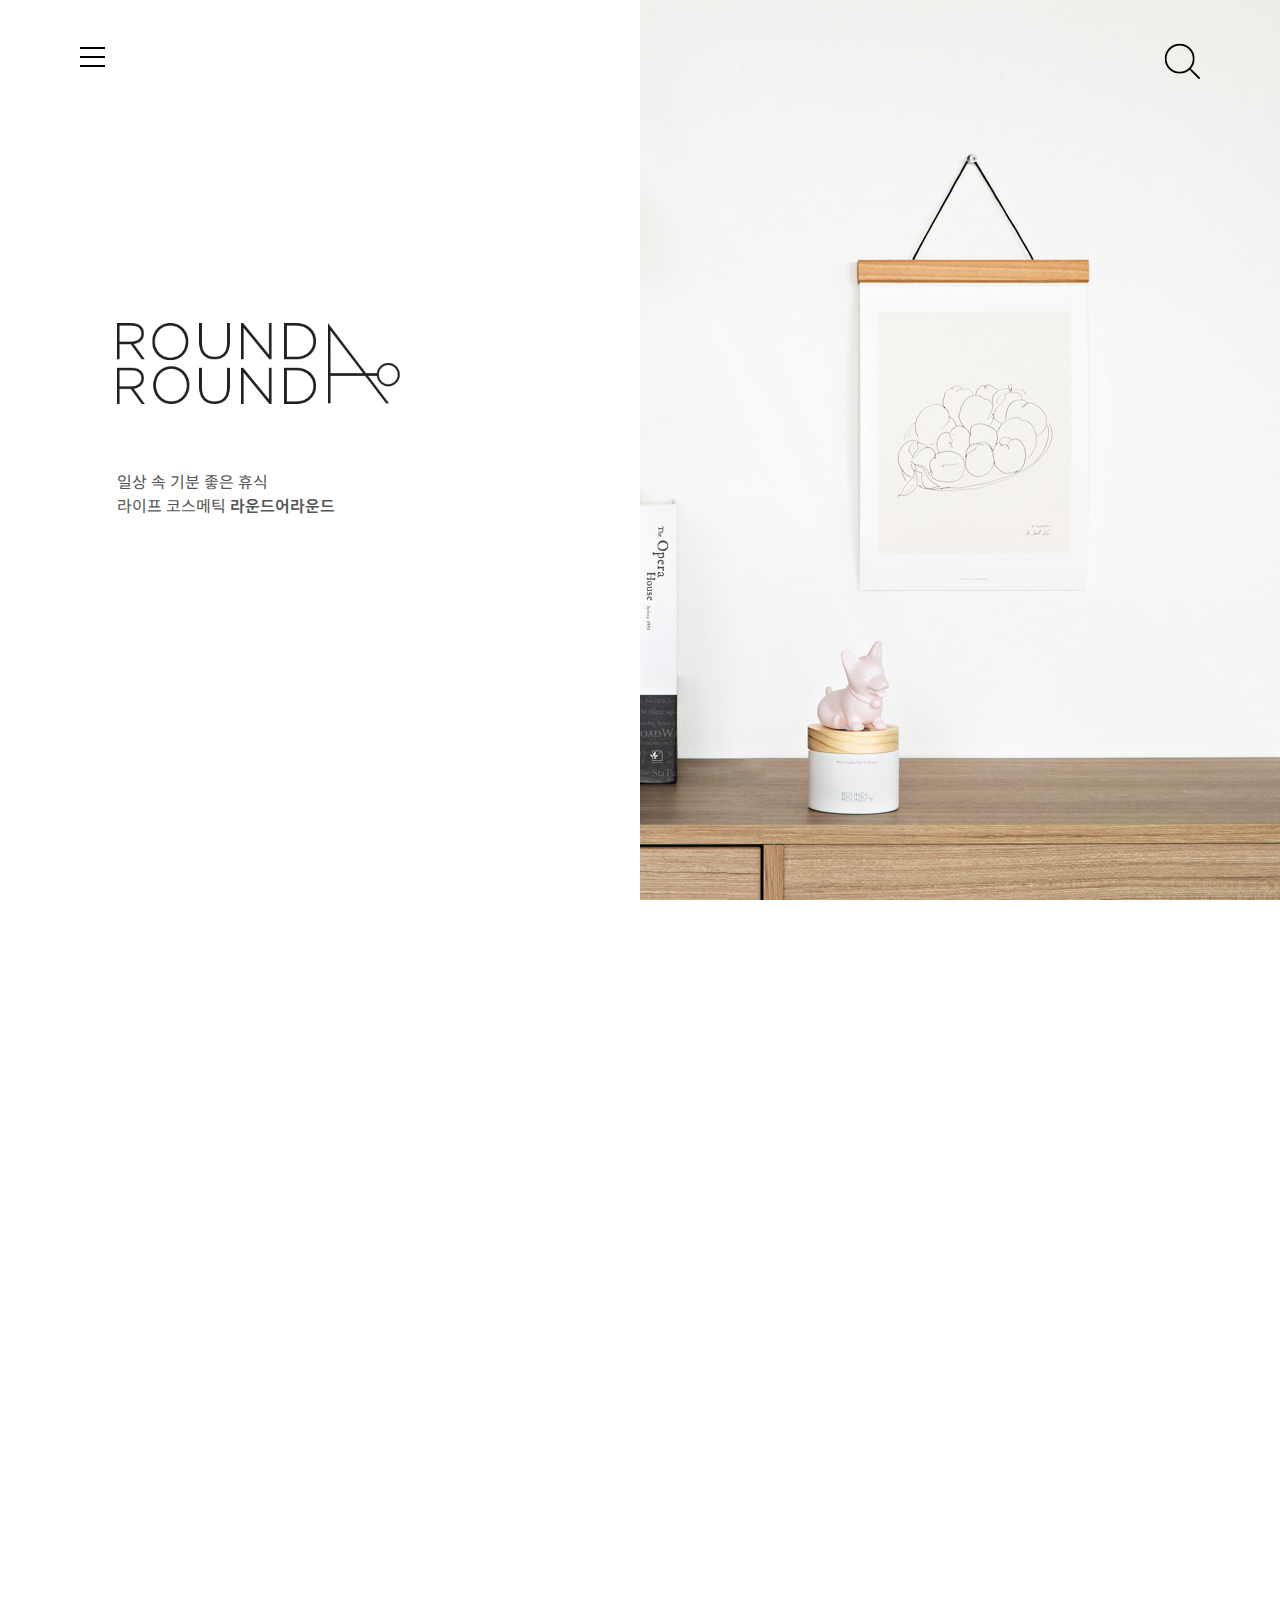
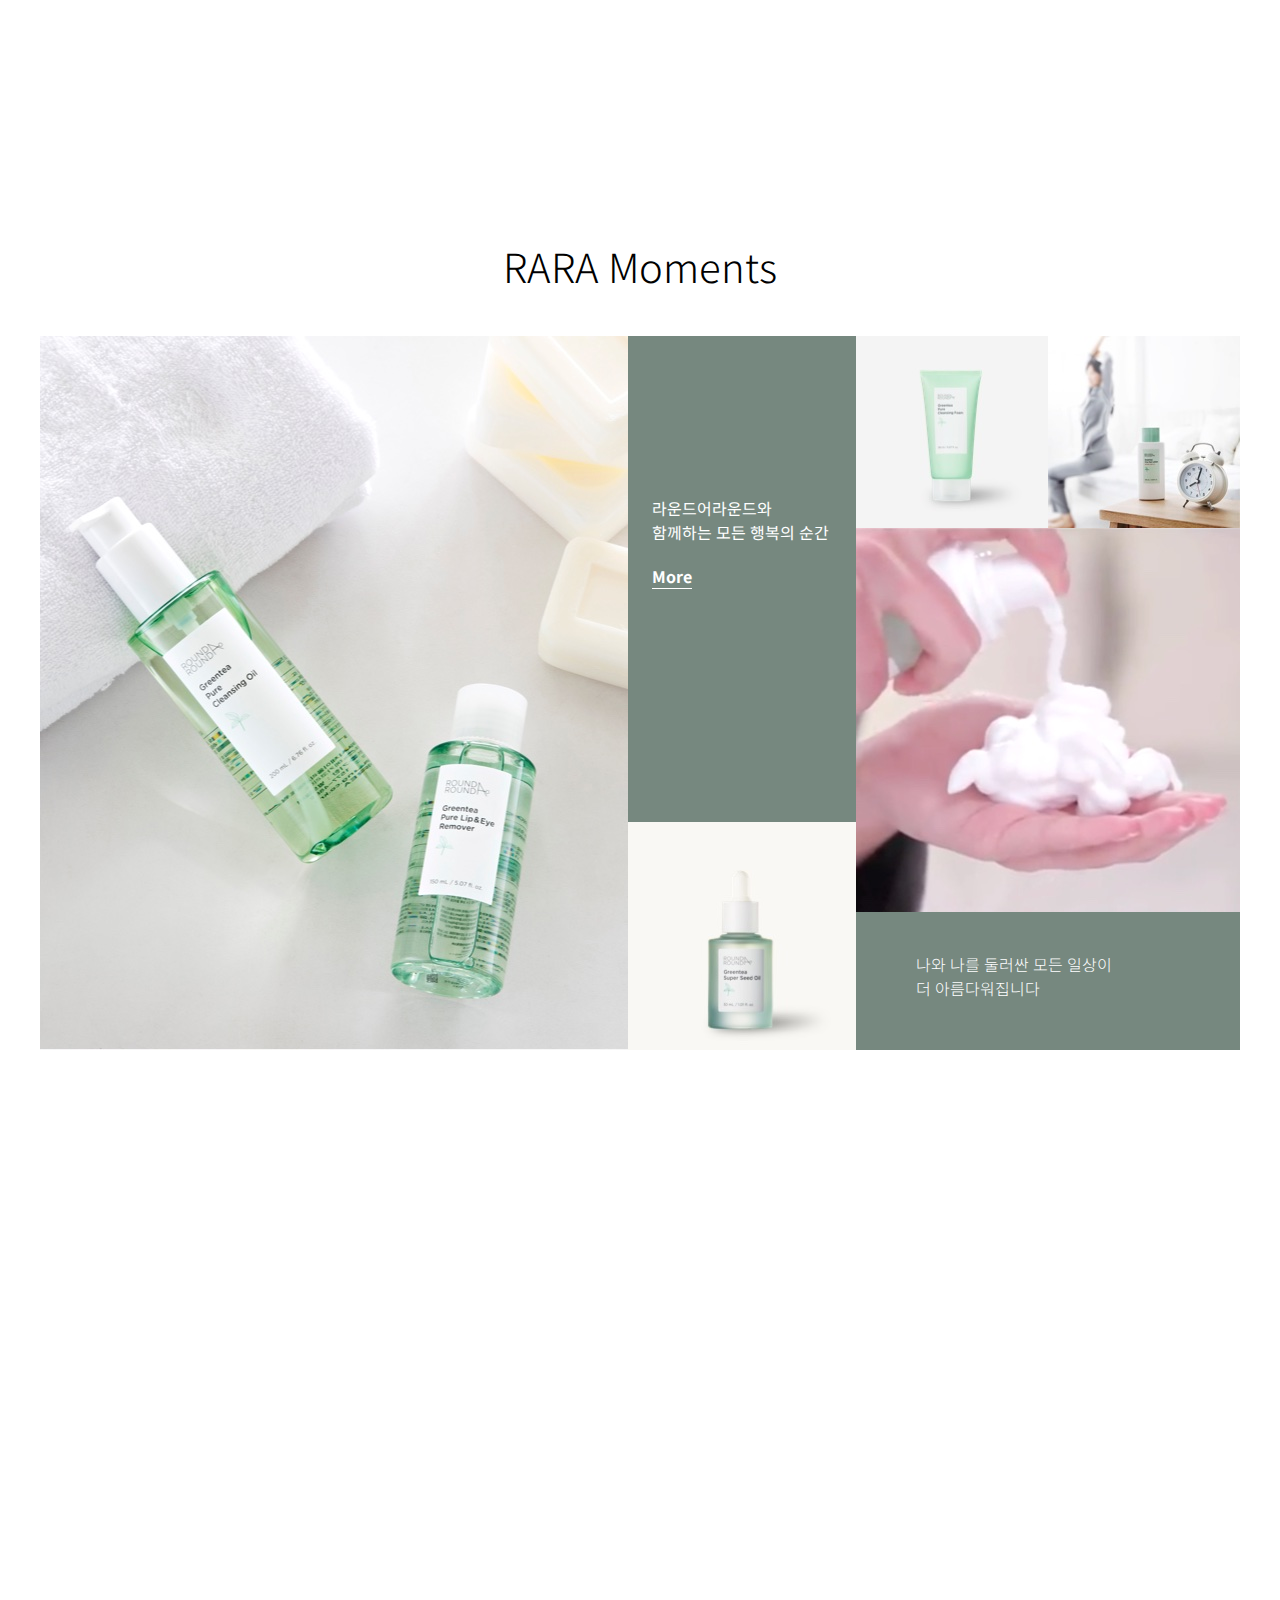
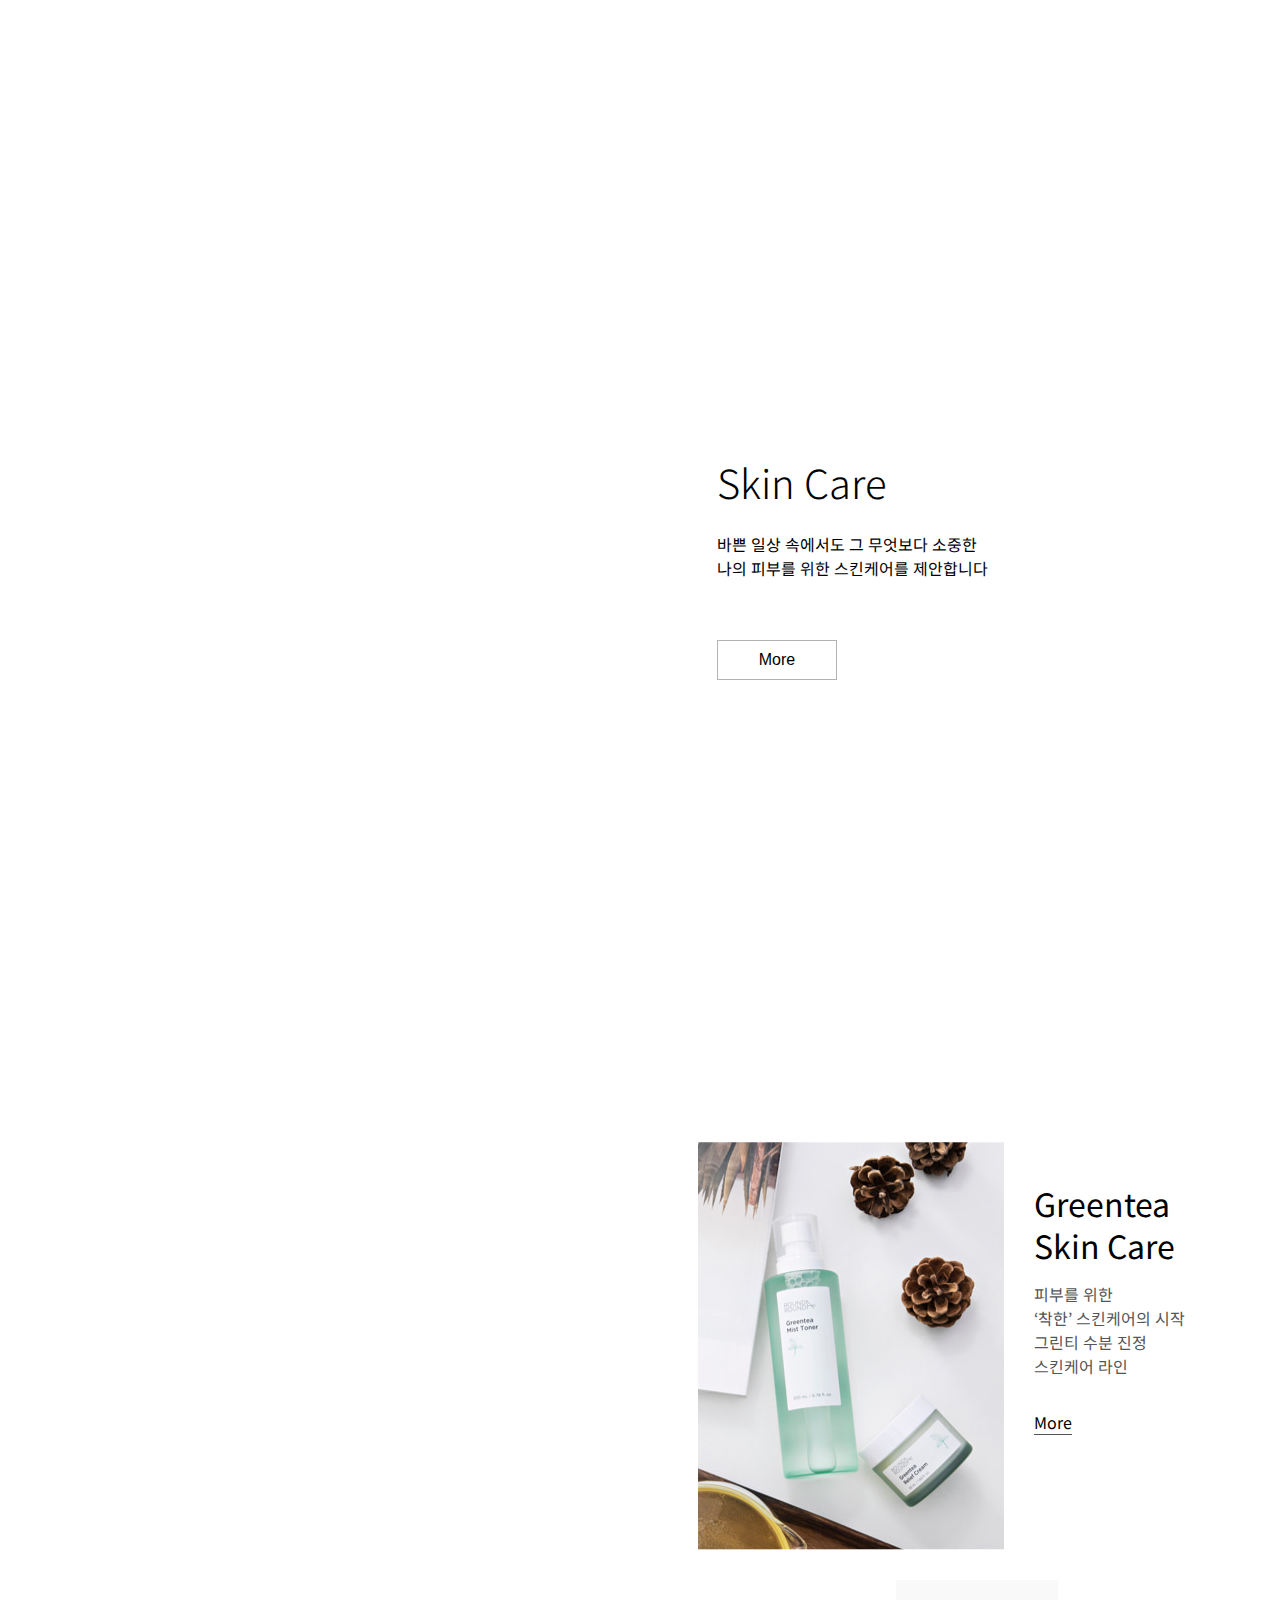
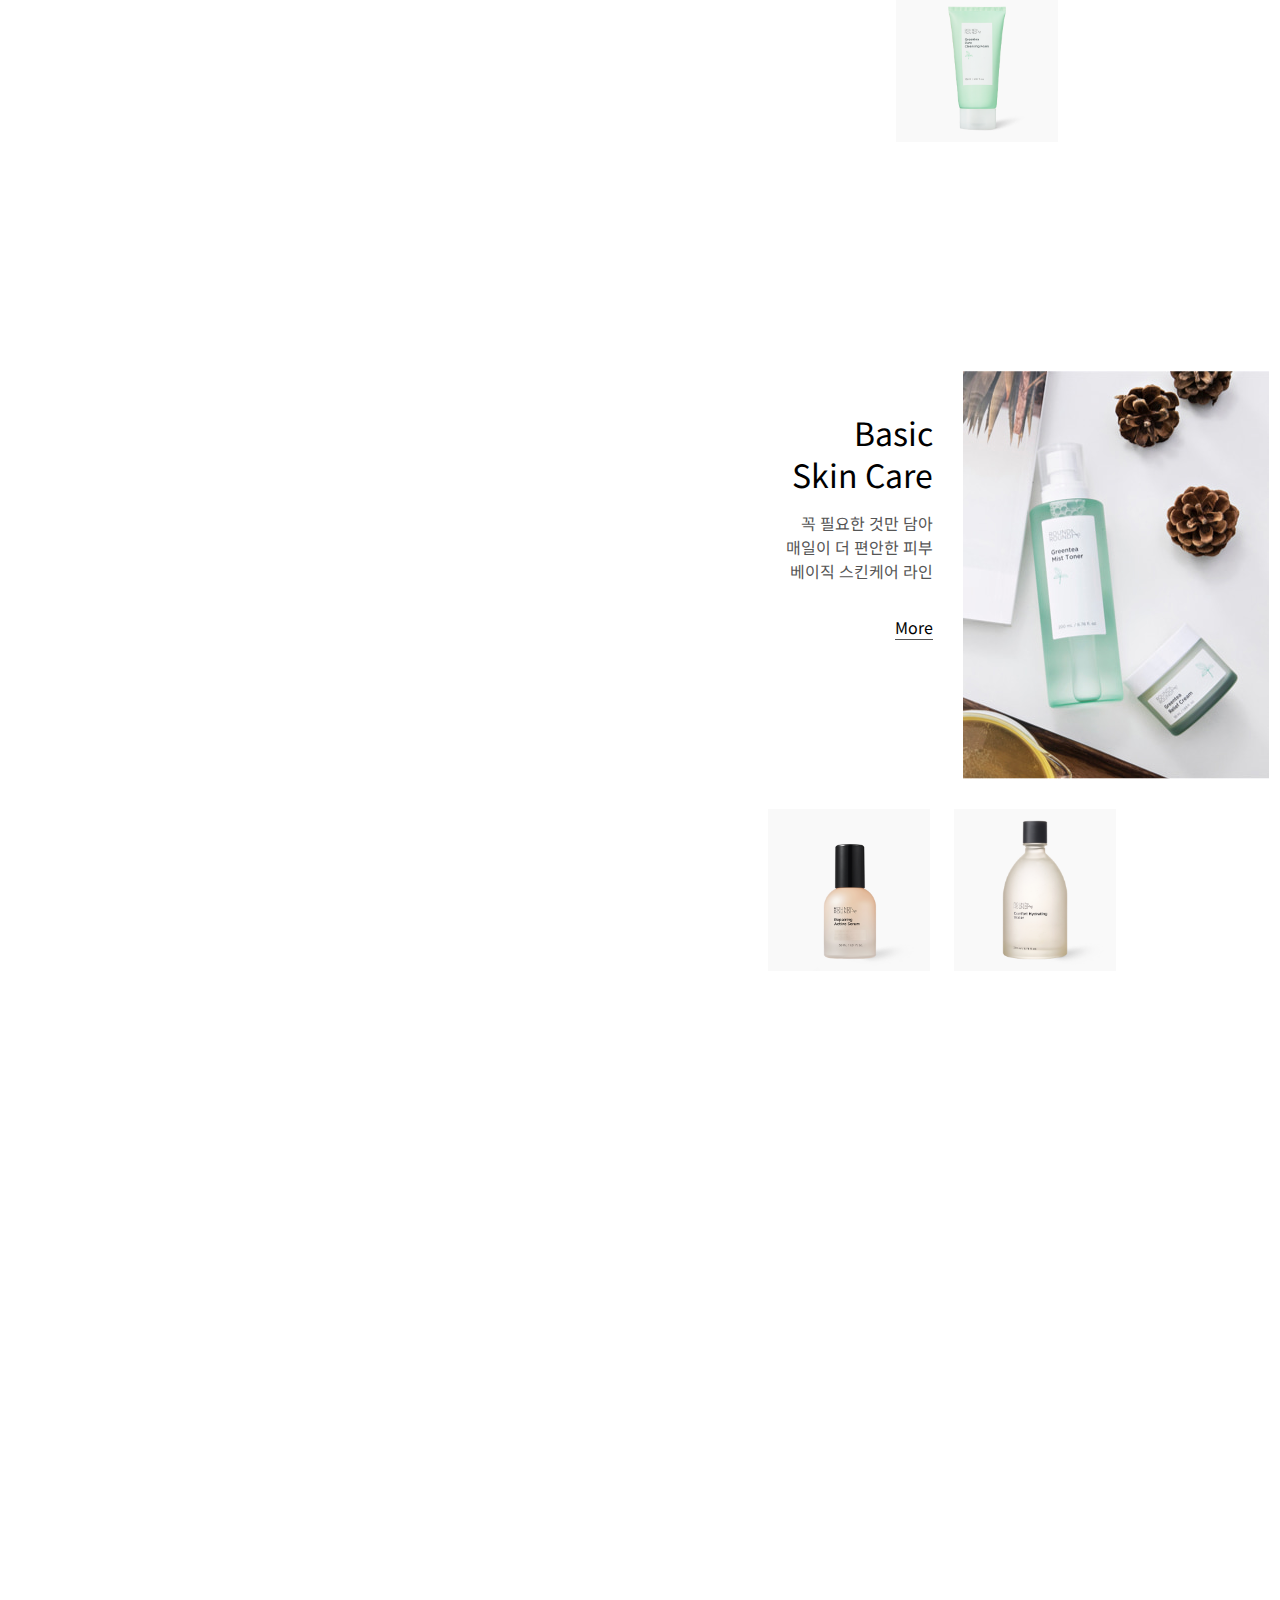
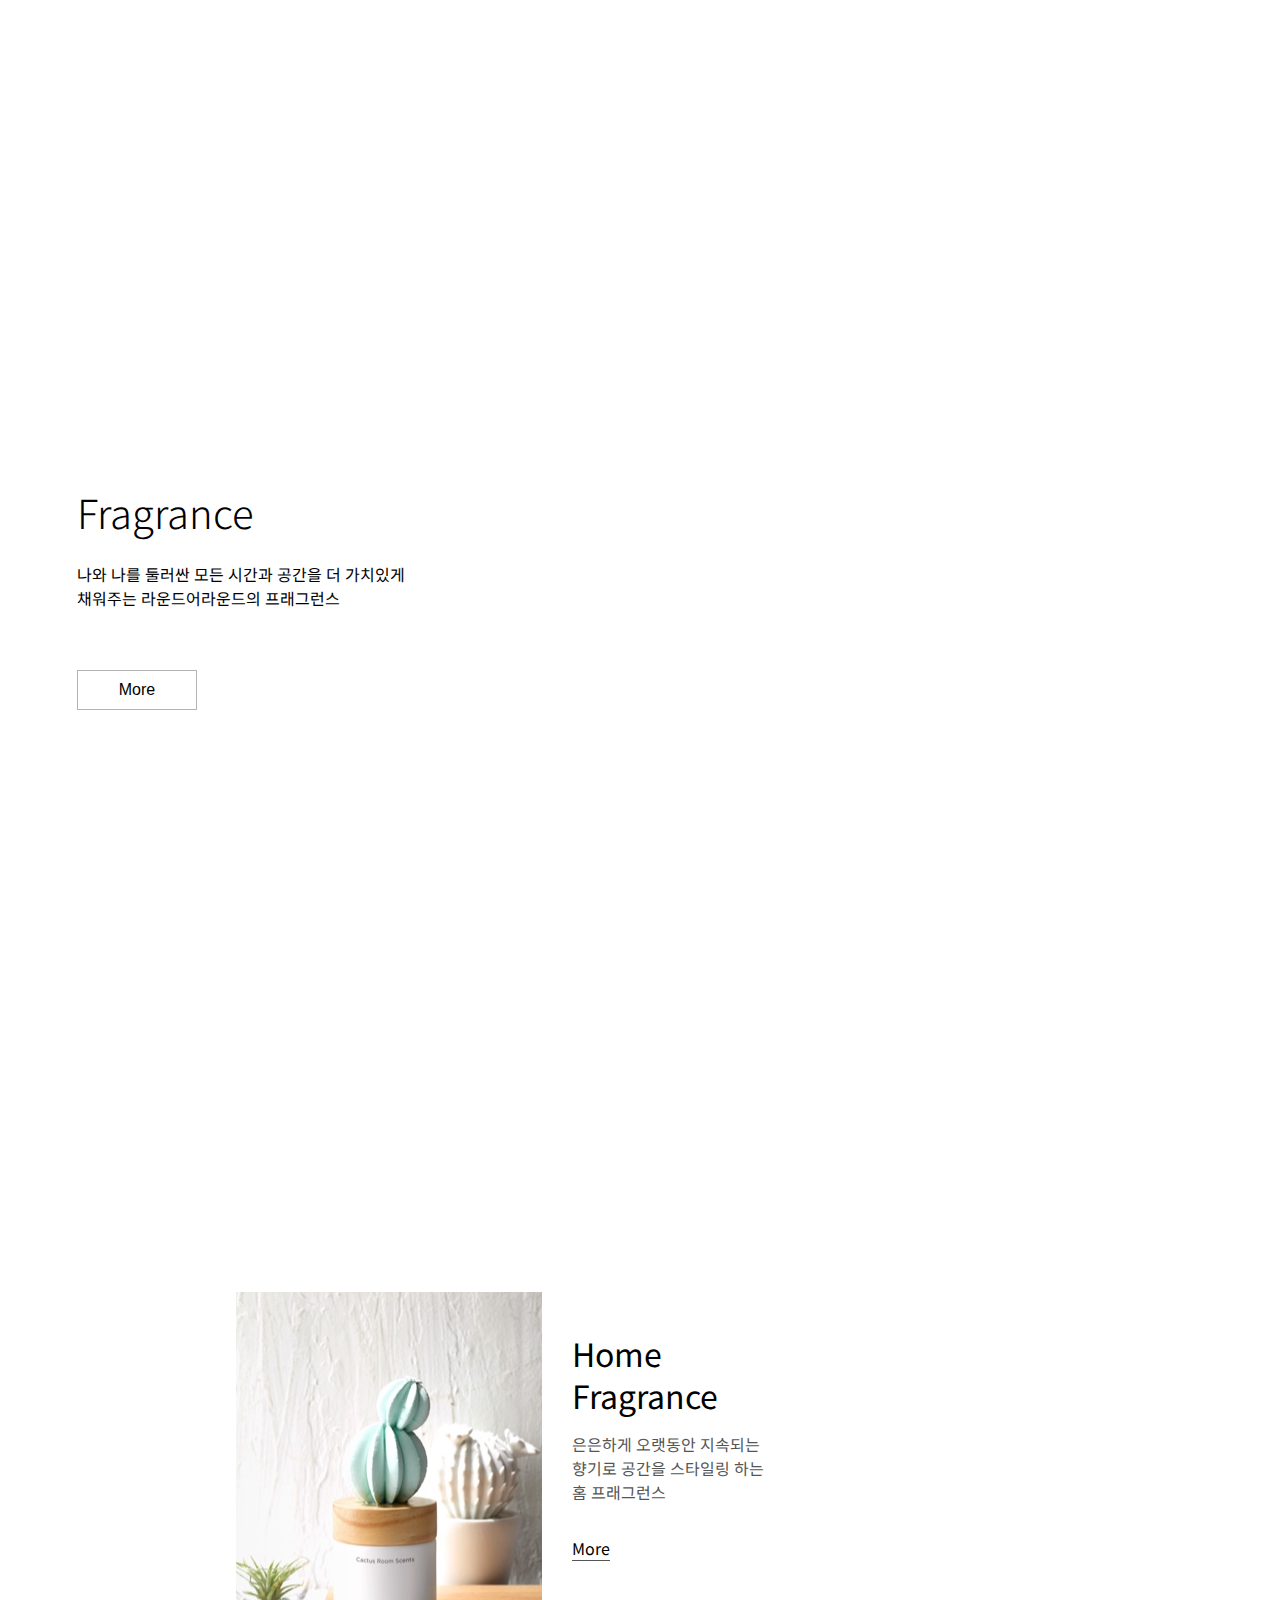
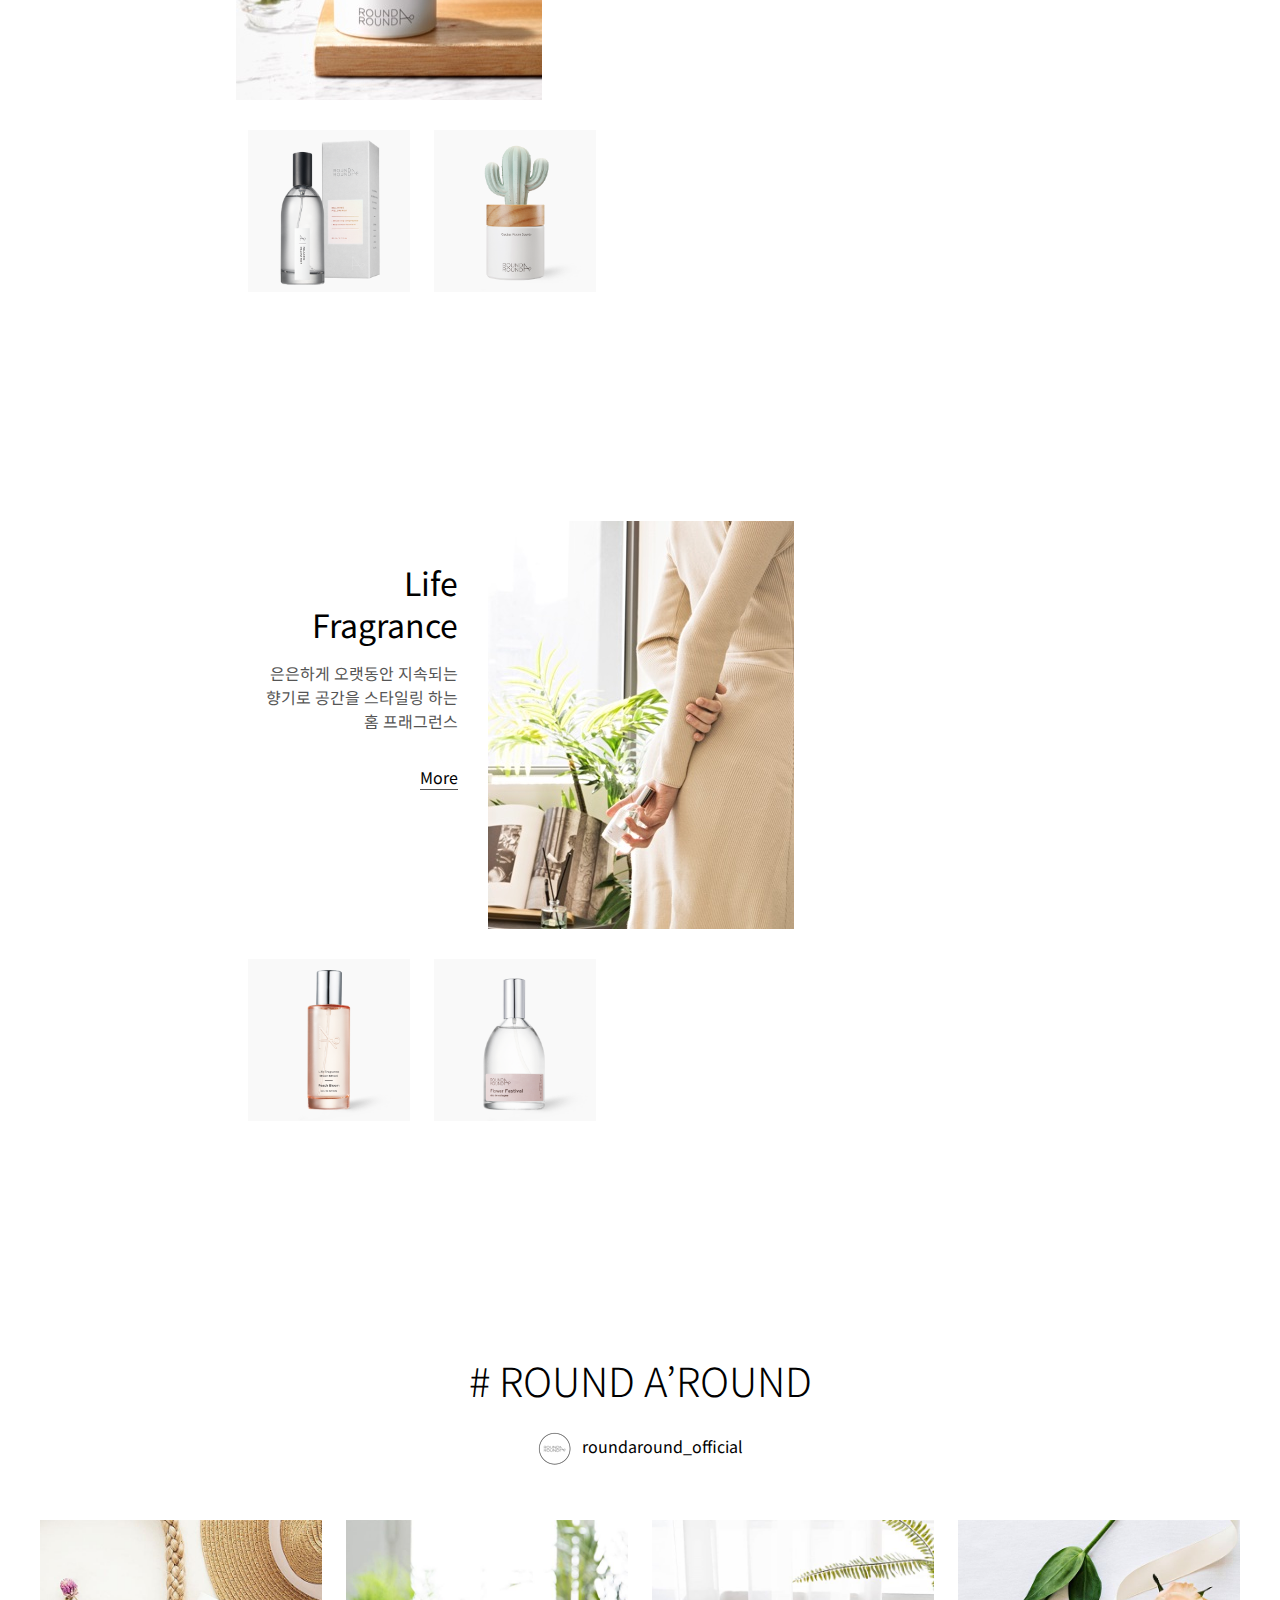
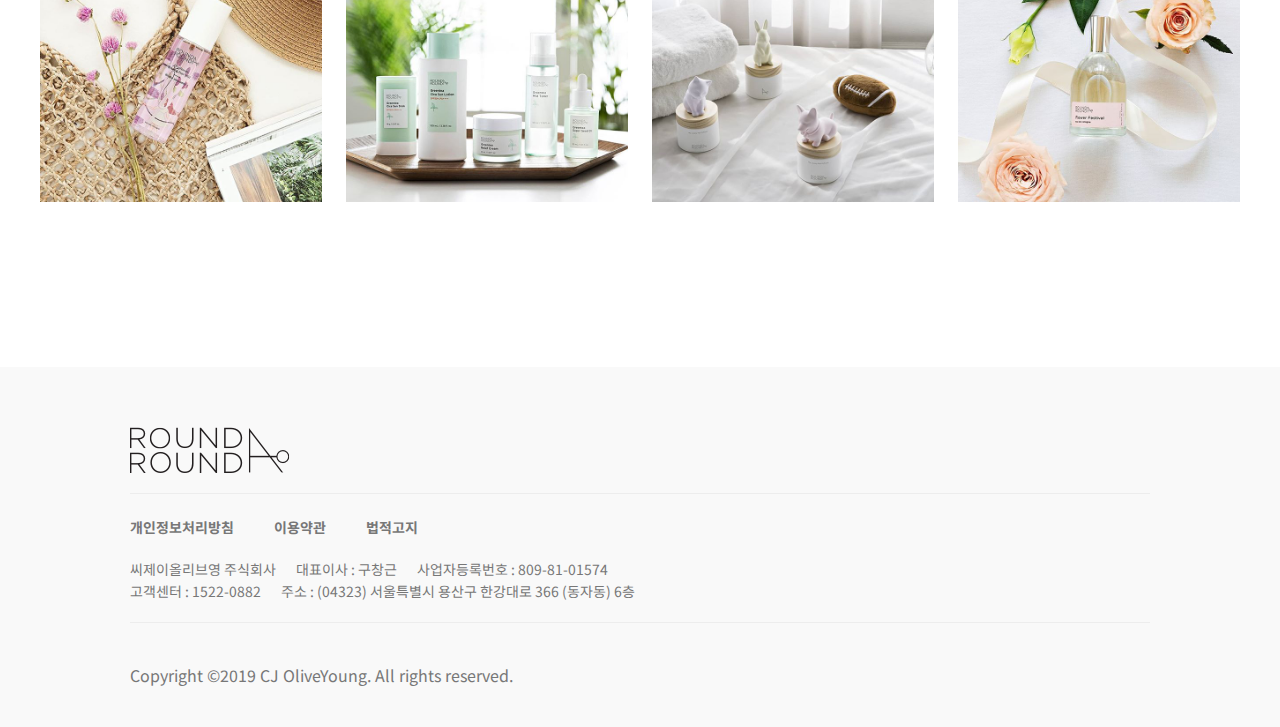
<file: sub/roundaround/index.html>
<!DOCTYPE html>
<html lang="en">
<head>
    <meta charset="UTF-8">
    <meta http-equiv="X-UA-Compatible" content="IE=edge">
    <meta name="viewport" content="width=device-width, initial-scale=1.0">
    <title>ROUND A'ROUND_index</title>
    <link rel="stylesheet" href="css/reset.css">
    <link rel="stylesheet" href="css/style.css">
    <link href="https://fonts.googleapis.com/css2?family=Noto+Sans+KR:wght@100;300;400;500;700;900&display=swap" rel="stylesheet">
</head>
<body>
    <header>
        <nav>
            <div>
                <span class="ham"></span>  <!--inline 태그이기때문에 아래로 나열되지 않음. 옆으로 나열-->
                <span class="ham"></span>
                <span class="ham"></span>
            </div>
        </nav>
        <div class="h_search">
            <a href="#">search</a>
        </div>
    </header>
    <main>
        <section class="tween">
            <article class="L_txt">
                <h1>
                    <img src="img/logo.png" alt="라운드어라운드 로고">
                </h1>
                <p>
                    일상 속 기분 좋은 휴식
                    <br>
                    라이프 코스메틱 <strong>라운드어라운드</strong>
                </p>
            </article>
            <article class="bg_img bg_img1"></article>
        </section>
        <section class="alone1">
            <h2>
                The Life Cosmetic
                <br>ROUND A'ROUND
            </h2>
            <p>
                라운드어라운드는 나를 둘러싼 일상에 기분 좋은 휴식을 선물하는
                <br>NO.1 라이프 코스메틱 브랜드입니다.
            </p>
            <div class="btn_bs">
                <a href="#">Brand Story</a>
            </div>
        </section>
        <section class="rara">
            <h2>RARA Moments</h2>
            <article>
                <div class="rara_left">
                    <img src="img/moment01.jpg">
                </div>
                <div class="rara_right">
                    <div class="rara_r_left">
                        <div class="rara_r_txt1">
                            <p>
                                라운드어라운드와
                                <br>함께하는 모든 행복의 순간       
                            </p>
                            <a>More</a>
                        </div>
                        <div>
                            <img src="img/moment05.jpg">
                        </div>
                    </div>
                    <div class="rara_r_right">
                        <div class="rara_img2">
                            <div>
                                <img src="img/moment02.jpg">
                            </div>
                            <div>
                                <img src="img/moment03.jpg">
                            </div>
                        </div>
                        <div class="rara_img1">
                            <img src="img/moment04.jpg">
                        </div>
                        <div class="rara_r_txt2">
                            나와 나를 둘러싼 모든 일상이
                            <br>더 아름다워집니다
                        </div>
                    </div>
                </div>
            </article>
        </section>
        <section class="skin_care">
            <article class="sc_bg"></article>
        </section>
        <section class="tween">
            <article class="bg_img bg_img2"></article>
            <article class="C_txt">
                <div class="C_title">
                    <h2>Skin Care</h2>
                    <p>
                        바쁜 일상 속에서도 그 무엇보다 소중한
                    <br>나의 피부를 위한 스킨케어를 제안합니다
                    </p>
                    <button>More</button>
                </div>
                <div class="content">
                    <figure>
                        <img src="img/figure04.jpg">
                        <figcaption>
                            <h3>Greentea
                                <br>Skin Care
                            </h3>
                                <p>
                                    피부를 위한
                                    <br>‘착한’ 스킨케어의 시작
                                    <br>그린티 수분 진정
                                    <br>스킨케어 라인
                                </p>
                                <span>More</span>
                        </figcaption>
                    </figure>
                    <ul>
                        <li></li>
                        <li>
                            <img src="img/51c45f341efb4b99b8c4365284ecbf1e.png">
                            <p>그린티 약산성 클렌징 폼</p>
                        </li>
                        <li></li>
                    </ul>
                </div>
                <div class="content ct2">
                    <figure>
                        <figcaption class="right">
                            <h3>Basic
                                <br>Skin Care
                            </h3>
                                <p>
                                    꼭 필요한 것만 담아
                                    <br>매일이 더 편안한 피부
                                    <br>베이직 스킨케어 라인
                                </p>
                                <span>More</span>
                        </figcaption>
                        <img src="img/figure04.jpg">
                    </figure>
                    <ul>
                        <li>
                            <img src="img/e042dc2f77276592e7f89fdc1e94f783.png">
                            <p>리페어링 엑티브 세럼</p>
                        </li>
                        <li>
                            <img src="img/2ff6aa7c09d06fa881a27fe832dd6305.png">
                            <p>컴포트 하이드레이팅 워터</p>
                        </li>
                        <li></li>
                    </ul>
                </div>
            </article>
        </section>
        <section class="tween">
            <article class="F_txt">
                    <div class="F_title">
                        <h2>
                            Fragrance
                        </h2>
                        <p>
                            나와 나를 둘러싼 모든 시간과 공간을 더 가치있게
                            <br>채워주는 라운드어라운드의 프래그런스
                        </p>
                        <button>More</button>
                    </div>
            <div class="content ct3">
                <figure>
                    <img src="img/figure02.jpg">
                    <figcaption>
                        <h3>Home
                            <br>Fragrance
                        </h3>
                            <p>
                                은은하게 오랫동안 지속되는
                                <br>향기로 공간을 스타일링 하는
                                <br>홈 프래그런스
                            </p>
                            <span>More</span>
                    </figcaption>
                </figure>
                <ul>
                    <li>
                        <img src="img/d7ddc258ee3515ca62bc42d23f470abf.png">
                        <p>리페어링 엑티브 세럼</p>
                    </li>
                    <li>
                        <img src="img/2d7b1b9a73ad925a94cd5a419c8c3d2e.png">
                        <p>컴포트 하이드레이팅 워터</p>
                    </li>
                    <li></li>
                </ul>
            </div>
            <div class="content ct4">
                <figure>
                    <figcaption class="right">
                        <h3>Life
                            <br>Fragrance
                        </h3>
                            <p>
                                은은하게 오랫동안 지속되는
                                <br>향기로 공간을 스타일링 하는
                                <br>홈 프래그런스
                            </p>
                            <span>More</span>
                    </figcaption>
                    <img src="img/figure01.jpg">
                </figure>
                <ul>
                    <li>
                        <img src="img/12673b38437d638fa152214077861de8.png">
                        <p>블룸 에디션</p>
                    </li>
                    <li>
                        <img src="img/8952bcce8c3907e1259c866dd93c1997.png">
                        <p>라이프 프래그런스</p>
                    </li>
                    <li></li>
                </ul>
            </div>
        </article>
            <article class="bg_img bg_img3"></article>
        </section>
        <section class="off">
            <h1># ROUND A’ROUND</h1>
            <p>
                <a href="#">
                    <span class="s_logo"></span>
                    roundaround_official
                </a>
            </p>
            <ul>
                <li>
                    <a href="#">
                        <img src="img/rr_5.jpg">
                    </a>
                </li>
                <li>
                    <a href="#">
                        <img src="img/rr_3.jpg">
                    </a>
                </li>
                <li>
                    <a href="#">
                        <img src="img/rr_2.jpg">
                    </a>
                </li>
                <li>
                    <a href="#">
                        <img src="img/rr_1.jpg">
                    </a>
                </li>
            </ul>
        </section>
    </main>
    <footer>
        <article>
            <p class="f_logo">
                <a href="#"></a>
            </p>
            <ul class="f_list">
                <li>
                    <a href="#">개인정보처리방침</a>
                </li>
                <li>
                    <a href="#">이용약관</a>
                </li>
                <li>
                    <a href="#">법적고지</a>
                </li>
            </ul>
            <address>
                <p>
                    
                씨제이올리브영 주식회사   대표이사 : 구창근   사업자등록번호 : 809-81-01574
                <br>
                
                고객센터 : 1522-0882   주소 : (04323) 서울특별시 용산구 한강대로 366 (동자동) 6층
                </p>
            </address>
            <p>
                Copyright ©2019 CJ OliveYoung. All rights reserved.
            </p>
        </article>
    </footer>
</body>
</html>
</file>
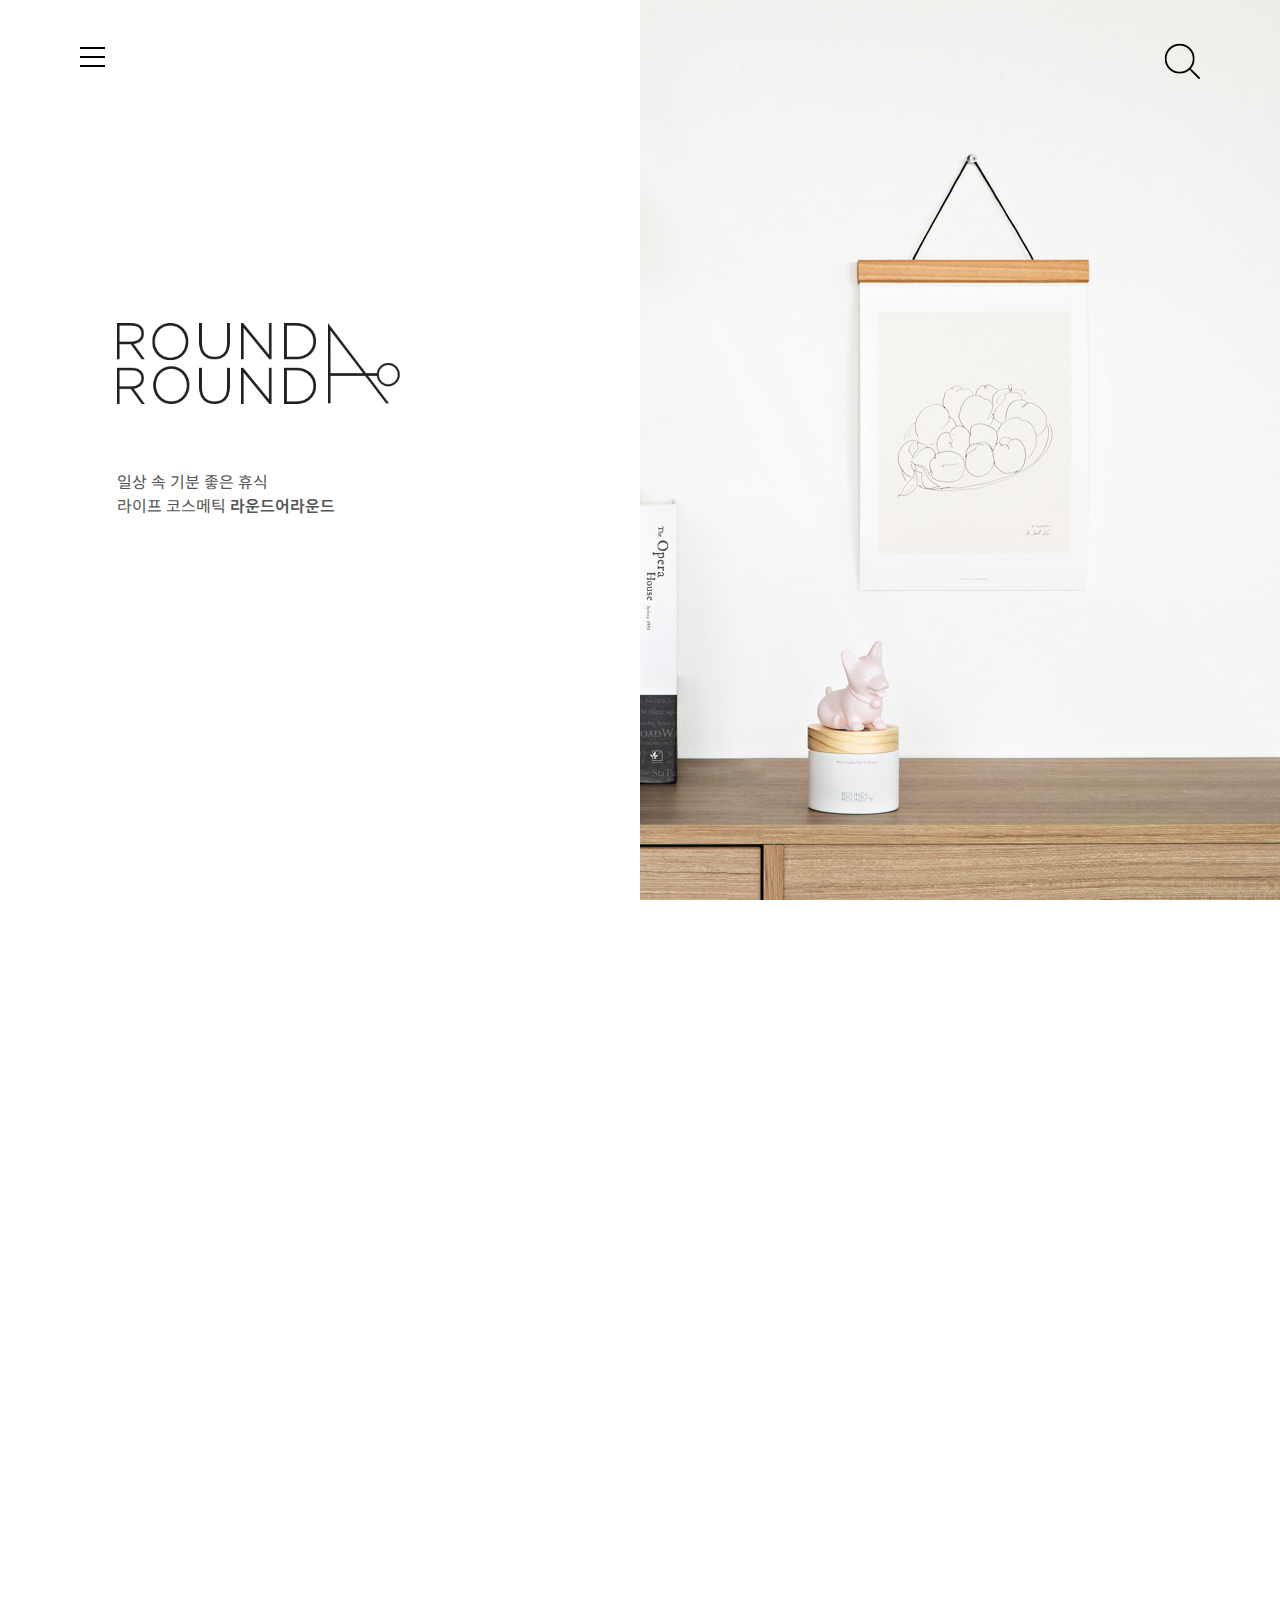
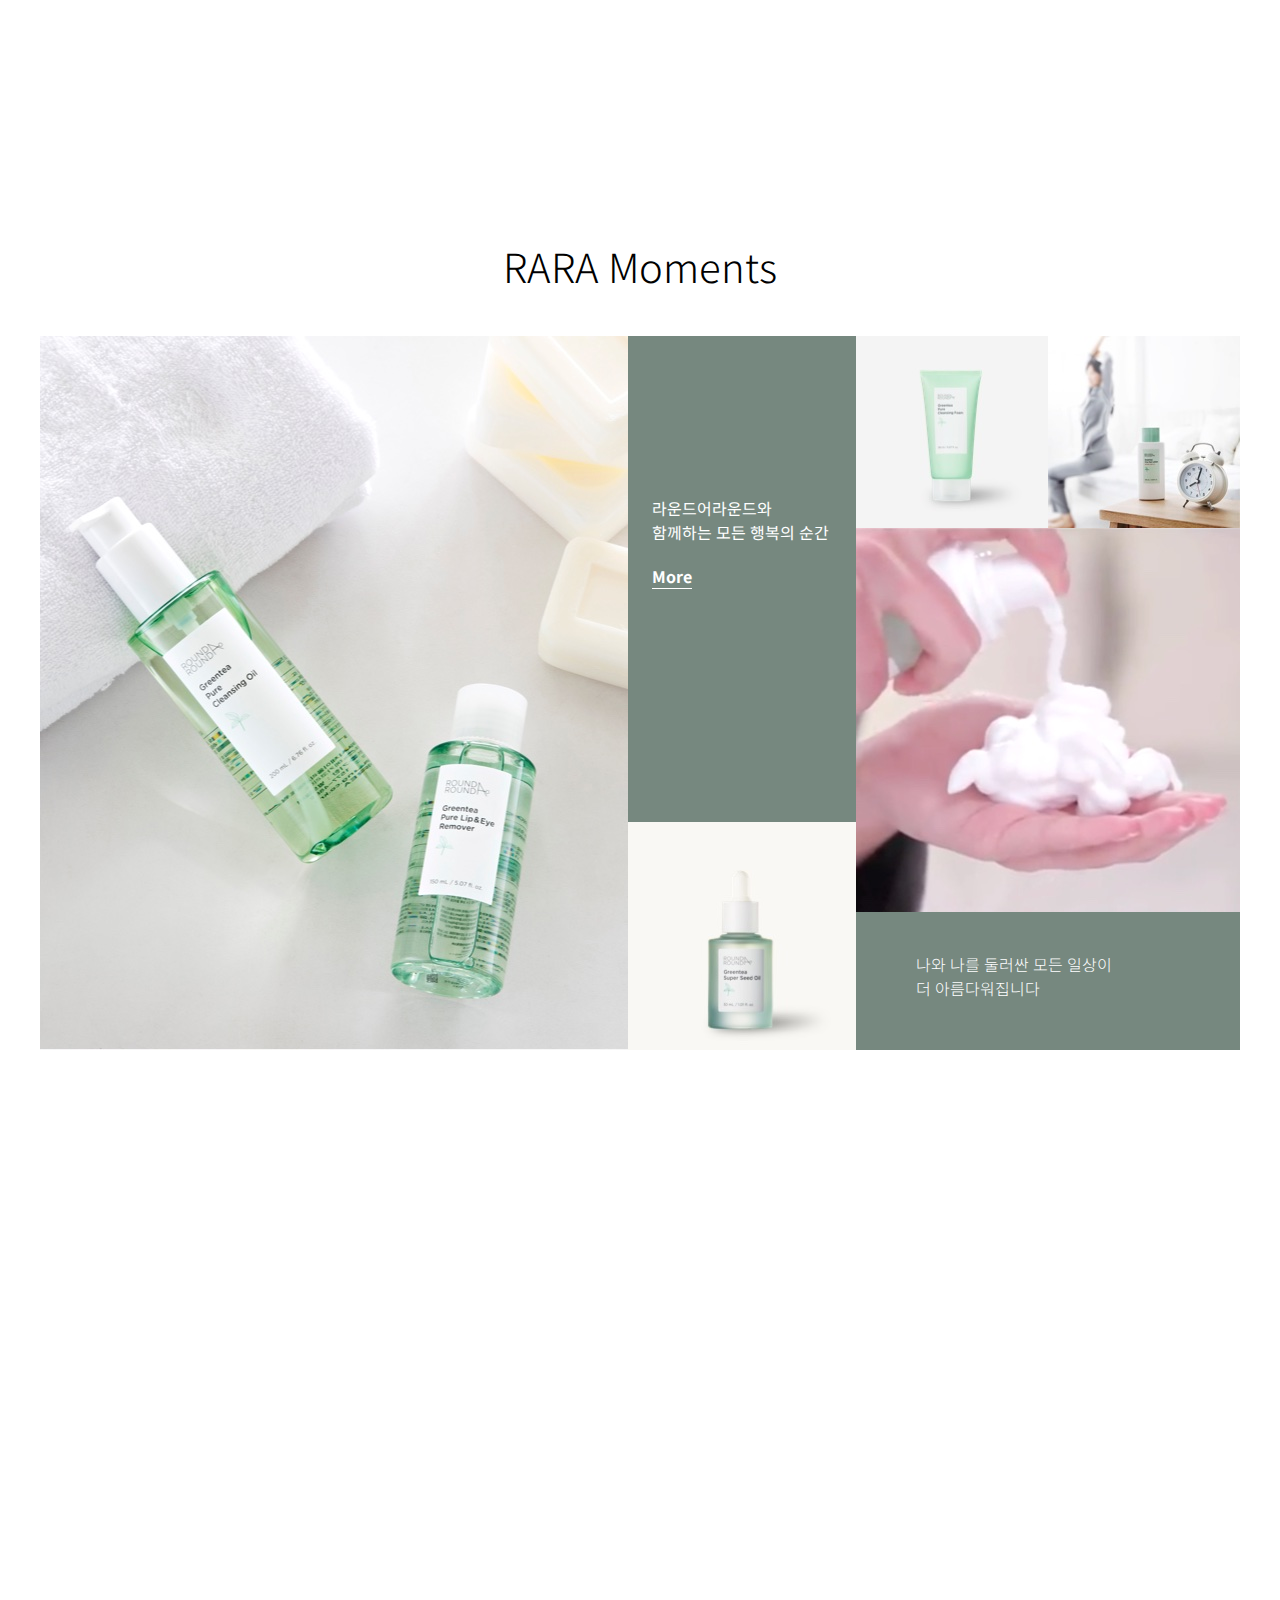
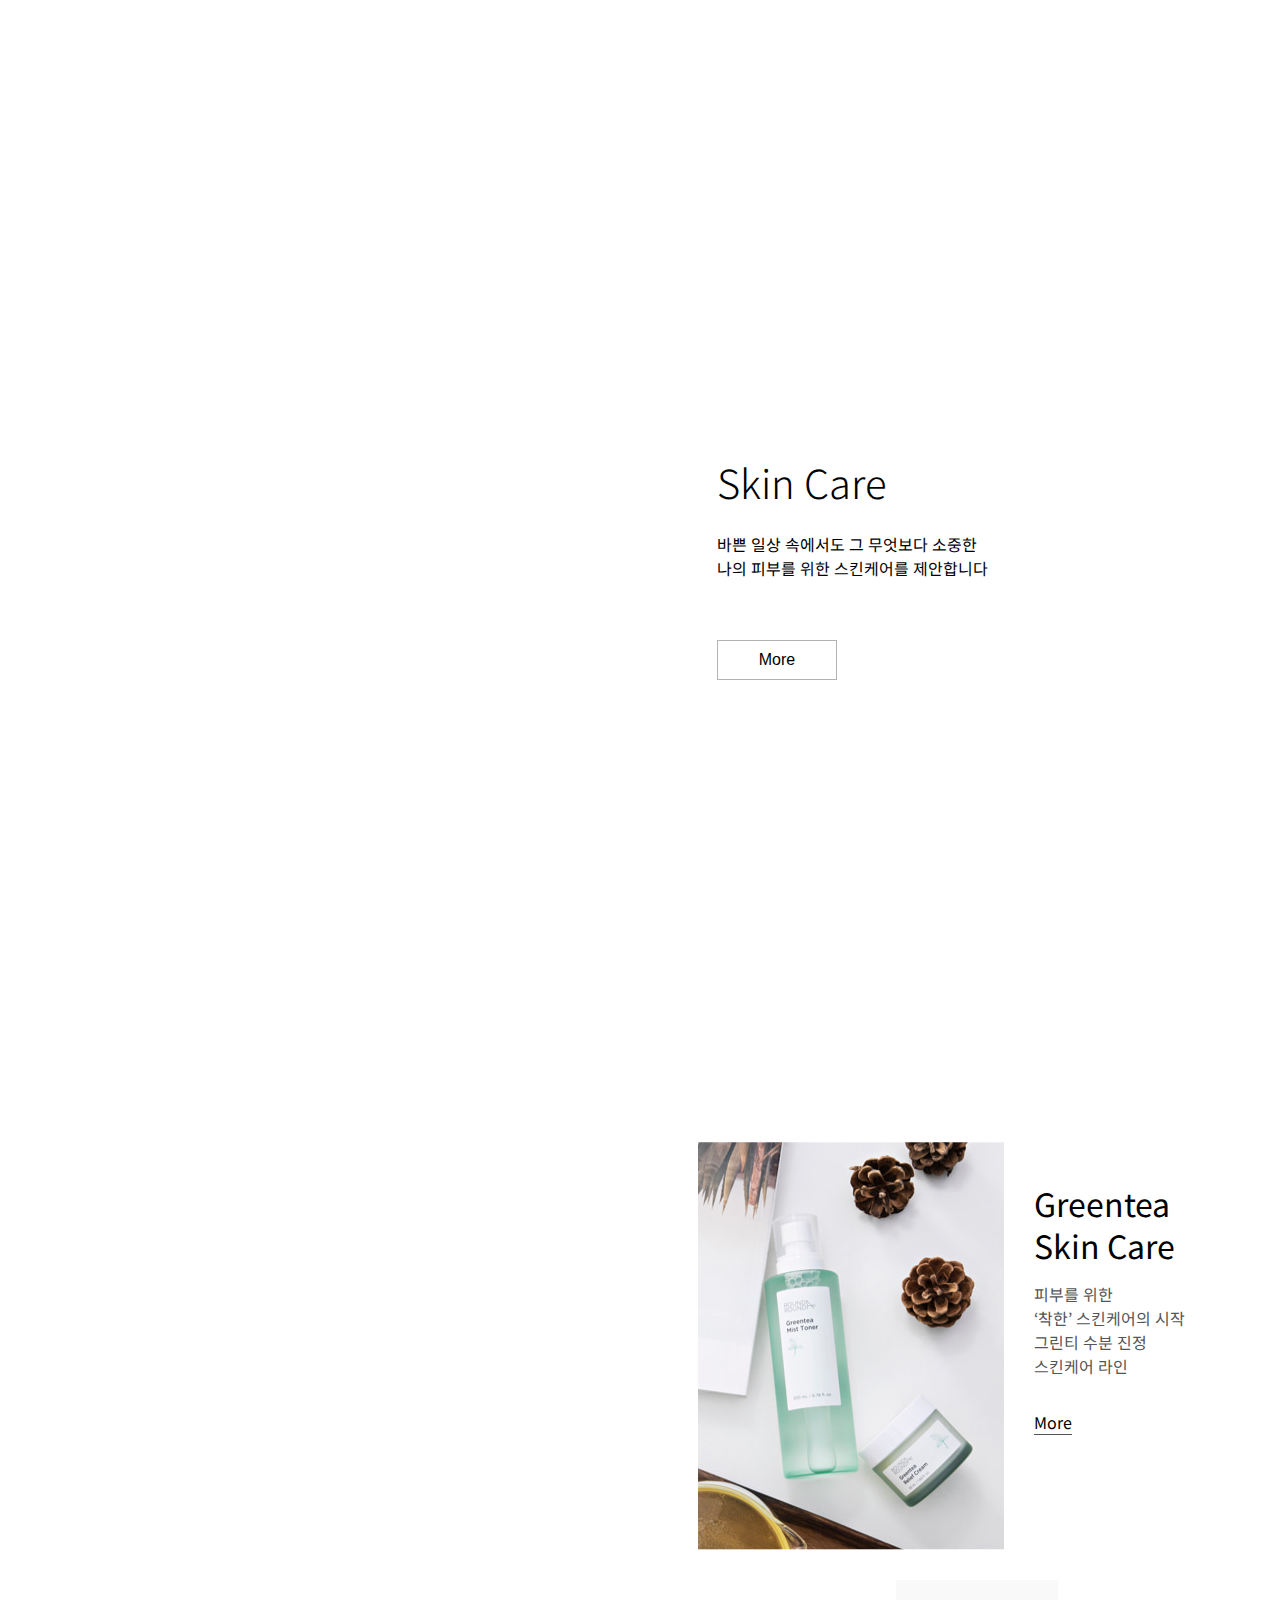
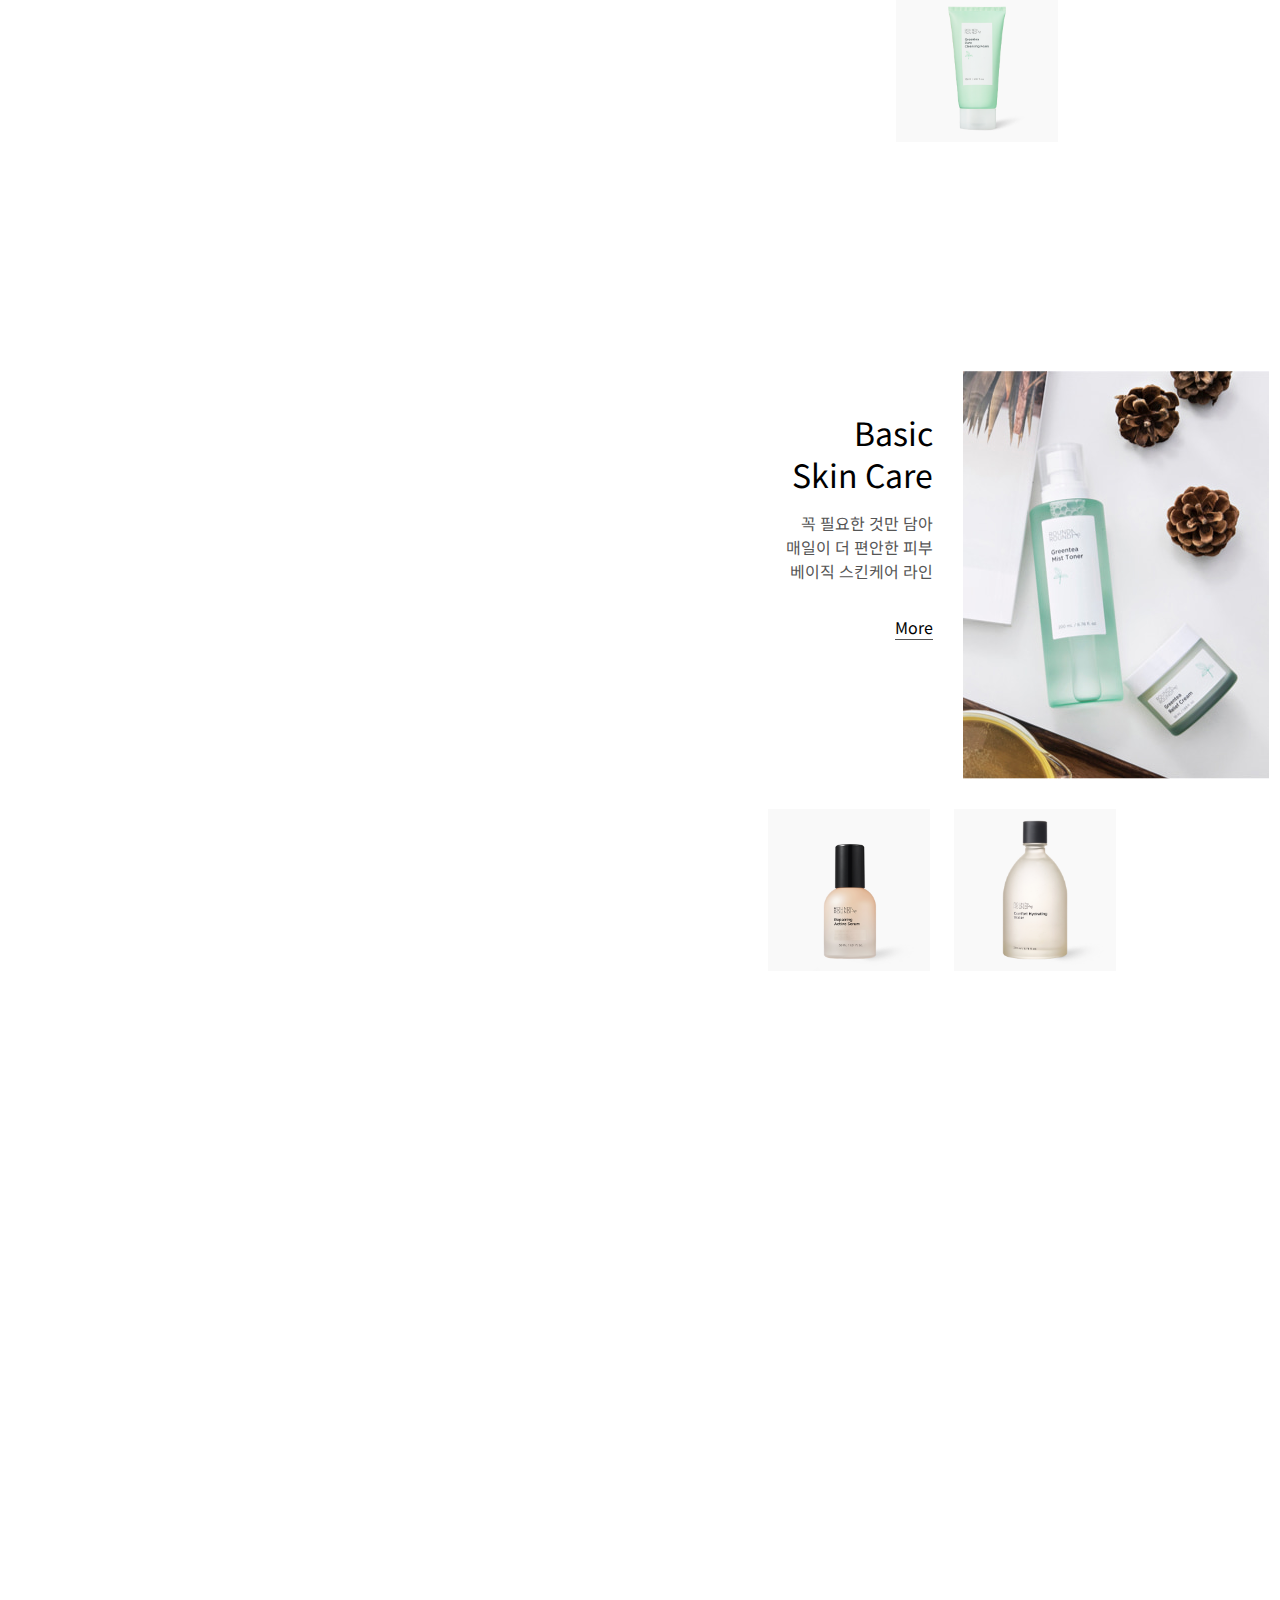
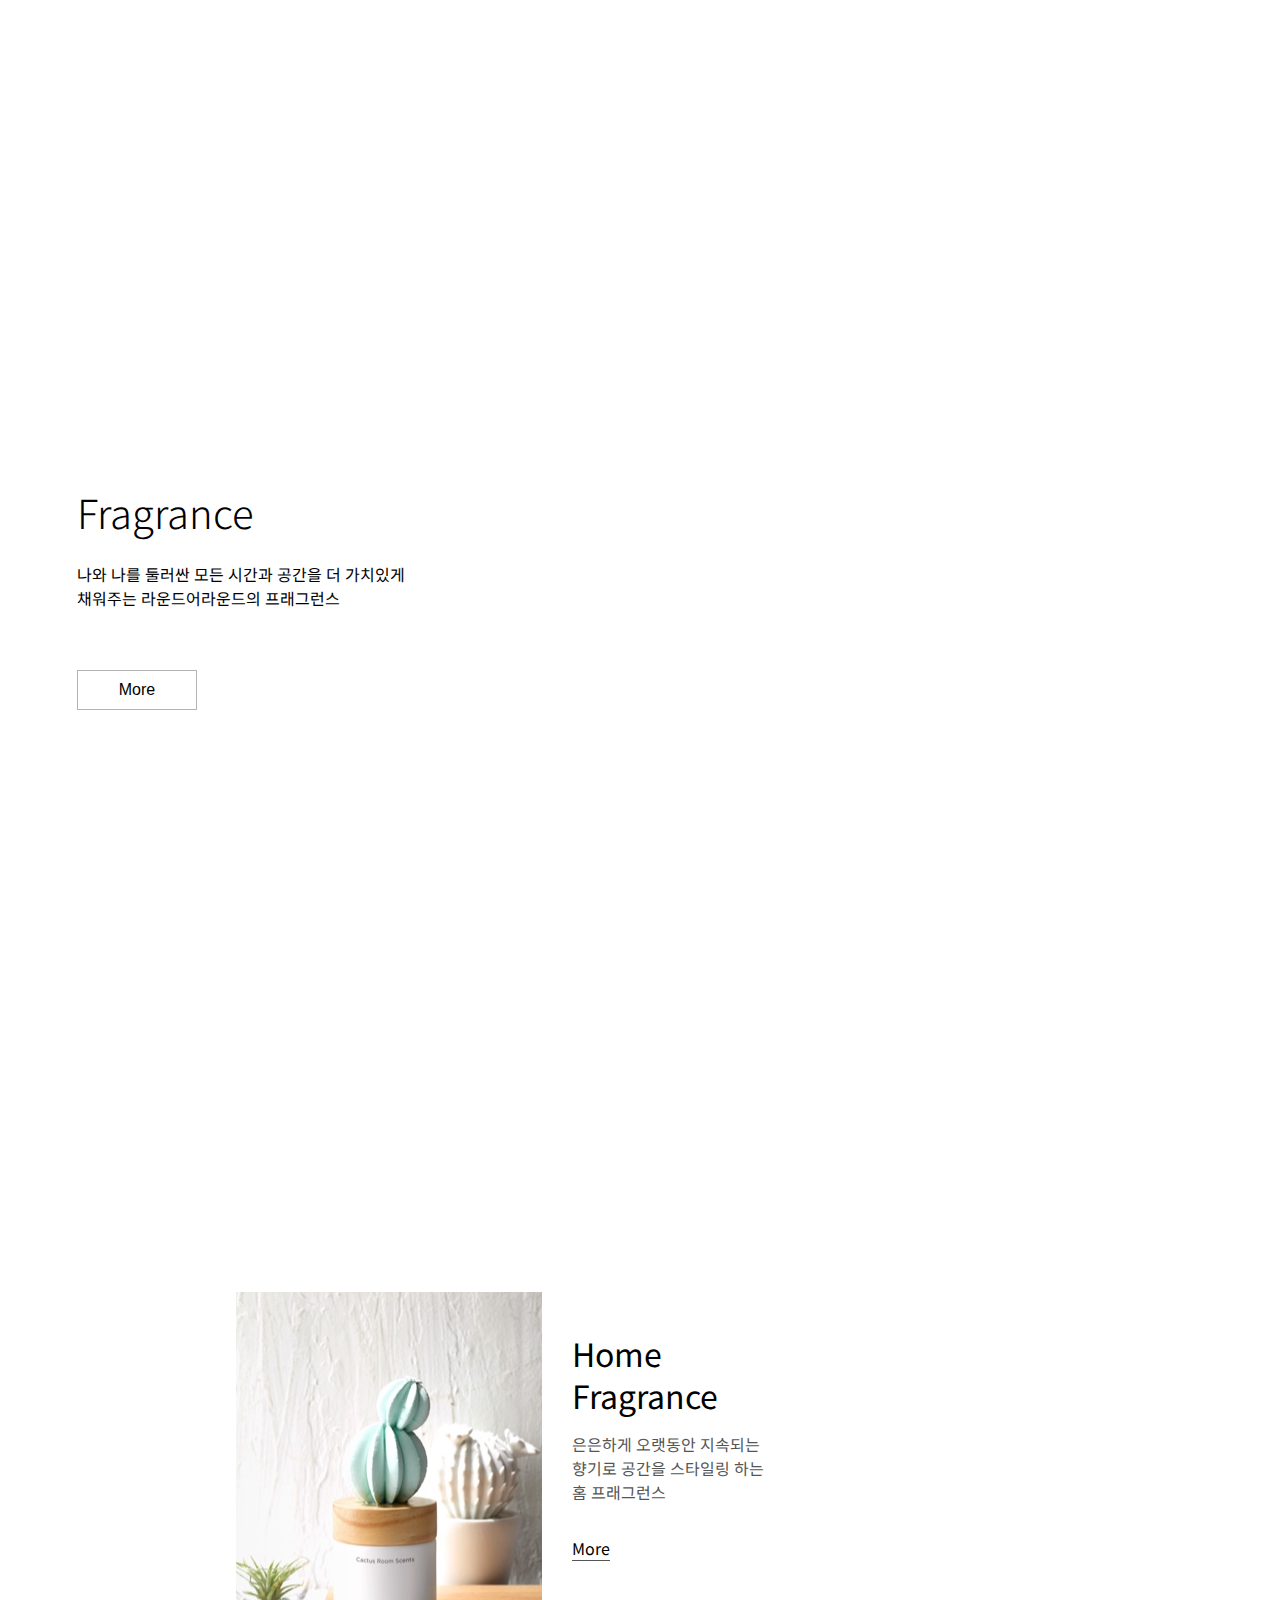
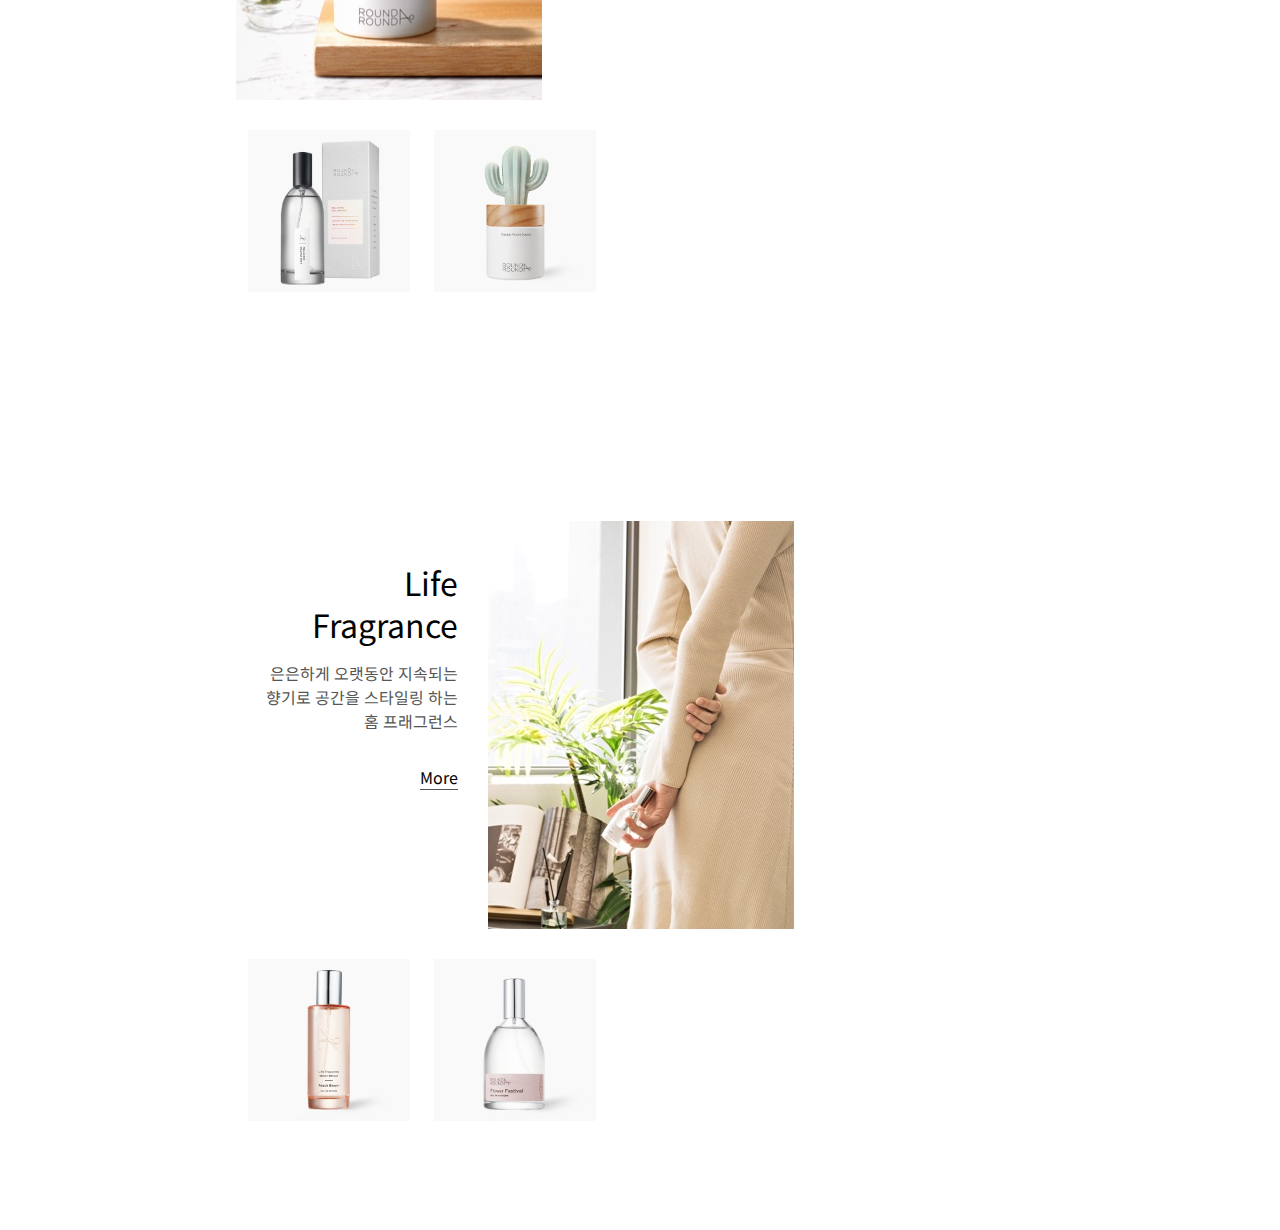
<file: sub/roundaround/sample.html>
<!DOCTYPE html>
<html lang="en">
<head>
    <meta charset="UTF-8">
    <meta http-equiv="X-UA-Compatible" content="IE=edge">
    <meta name="viewport" content="width=device-width, initial-scale=1.0">
    <title>ROUND AROUND_sample</title>
    <link rel="stylesheet" href="css/reset.css">
    <link rel="stylesheet" href="css/sample.css">
    <link href="https://fonts.googleapis.com/css2?family=Noto+Sans+KR:wght@100;300;400;500;700;900&display=swap" rel="stylesheet">
</head>
<body>
    <header>
        <nav>
            <div>
                <span class="ham"></span>  <!--inline 태그이기때문에 아래로 나열되지 않음. 옆으로 나열-->
                <span class="ham"></span>
                <span class="ham"></span>
            </div>
        </nav>
        <div class="h_search">
            <a href="#">search</a>
        </div>
    </header>
    <main>
        <section class="tween">
            <article class="L_txt">
                <h1>
                    <img src="img/logo.png" alt="라운드어라운드 로고">
                </h1>
                <p>
                    일상 속 기분 좋은 휴식
                    <br>
                    라이프 코스메틱 <strong>라운드어라운드</strong>
                </p>
            </article>
            <article class="bg_img bg_img1"></article>
        </section>
        <section class="alone1">
            <h2>
                The Life Cosmetic
                <br>ROUND A'ROUND
            </h2>
            <p>
                라운드어라운드는 나를 둘러싼 일상에 기분 좋은 휴식을 선물하는
                <br>NO.1 라이프 코스메틱 브랜드입니다.
            </p>
            <div class="btn_bs">
                <a href="#">Brand Story</a>
            </div>
        </section>
        <section class="rara">
            <h2>RARA Moments</h2>
            <article>
                <div class="rara_left">
                    <img src="img/moment01.jpg">
                </div>
                <div class="rara_right">
                    <div class="rara_r_left">
                        <div class="rara_r_txt1">
                            <p>
                                라운드어라운드와
                                <br>함께하는 모든 행복의 순간       
                            </p>
                            <a>More</a>
                        </div>
                        <div>
                            <img src="img/moment05.jpg">
                        </div>
                    </div>
                    <div class="rara_r_right">
                        <div class="rara_img2">
                            <div>
                                <img src="img/moment02.jpg">
                            </div>
                            <div>
                                <img src="img/moment03.jpg">
                            </div>
                        </div>
                        <div class="rara_img1">
                            <img src="img/moment04.jpg">
                        </div>
                        <div class="rara_r_txt2">
                            나와 나를 둘러싼 모든 일상이
                            <br>더 아름다워집니다
                        </div>
                    </div>
                </div>
            </article>
        </section>
        <section class="skin_care">
            <article class="sc_bg"></article>
        </section>
        <section class="tween">
            <article class="bg_img bg_img2"></article>
            <article class="C_txt">
                <div class="C_title">
                    <h2>Skin Care</h2>
                    <p>
                        바쁜 일상 속에서도 그 무엇보다 소중한
                    <br>나의 피부를 위한 스킨케어를 제안합니다
                    </p>
                    <button>More</button>
                </div>
                <div class="content">
                    <figure>
                        <img src="img/figure04.jpg">
                        <figcaption>
                            <h3>Greentea
                                <br>Skin Care
                            </h3>
                                <p>
                                    피부를 위한
                                    <br>‘착한’ 스킨케어의 시작
                                    <br>그린티 수분 진정
                                    <br>스킨케어 라인
                                </p>
                                <span>More</span>
                        </figcaption>
                    </figure>
                    <ul>
                        <li></li>
                        <li>
                            <img src="img/51c45f341efb4b99b8c4365284ecbf1e.png">
                            <p>그린티 약산성 클렌징 폼</p>
                        </li>
                        <li></li>
                    </ul>
                </div>
                <div class="content ct2">
                    <figure>
                        <figcaption class="right">
                            <h3>Basic
                                <br>Skin Care
                            </h3>
                                <p>
                                    꼭 필요한 것만 담아
                                    <br>매일이 더 편안한 피부
                                    <br>베이직 스킨케어 라인
                                </p>
                                <span>More</span>
                        </figcaption>
                        <img src="img/figure04.jpg">
                    </figure>
                    <ul>
                        <li>
                            <img src="img/e042dc2f77276592e7f89fdc1e94f783.png">
                            <p>리페어링 엑티브 세럼</p>
                        </li>
                        <li>
                            <img src="img/2ff6aa7c09d06fa881a27fe832dd6305.png">
                            <p>컴포트 하이드레이팅 워터</p>
                        </li>
                        <li></li>
                    </ul>
                </div>
            </article>
        </section>
        <section class="tween">
            <article class="F_txt">
                    <div class="F_title">
                        <h2>
                            Fragrance
                        </h2>
                        <p>
                            나와 나를 둘러싼 모든 시간과 공간을 더 가치있게
                            <br>채워주는 라운드어라운드의 프래그런스
                        </p>
                        <button>More</button>
                    </div>
            <div class="content ct3">
                <figure>
                    <img src="img/figure02.jpg">
                    <figcaption>
                        <h3>Home
                            <br>Fragrance
                        </h3>
                            <p>
                                은은하게 오랫동안 지속되는
                                <br>향기로 공간을 스타일링 하는
                                <br>홈 프래그런스
                            </p>
                            <span>More</span>
                    </figcaption>
                </figure>
                <ul>
                    <li>
                        <img src="img/d7ddc258ee3515ca62bc42d23f470abf.png">
                        <p>리페어링 엑티브 세럼</p>
                    </li>
                    <li>
                        <img src="img/2d7b1b9a73ad925a94cd5a419c8c3d2e.png">
                        <p>컴포트 하이드레이팅 워터</p>
                    </li>
                    <li></li>
                </ul>
            </div>
            <div class="content ct4">
                <figure>
                    <figcaption class="right">
                        <h3>Life
                            <br>Fragrance
                        </h3>
                            <p>
                                은은하게 오랫동안 지속되는
                                <br>향기로 공간을 스타일링 하는
                                <br>홈 프래그런스
                            </p>
                            <span>More</span>
                    </figcaption>
                    <img src="img/figure01.jpg">
                </figure>
                <ul>
                    <li>
                        <img src="img/12673b38437d638fa152214077861de8.png">
                        <p>블룸 에디션</p>
                    </li>
                    <li>
                        <img src="img/8952bcce8c3907e1259c866dd93c1997.png">
                        <p>라이프 프래그런스</p>
                    </li>
                    <li></li>
                </ul>
            </div>
        </article>
            <article class="bg_img bg_img3"></article>
        </section>
    </main>
    <footer></footer>
</body>
</html>
</file>
<file: sub/roundaround/css/style.css>
/*header start*/ 
header{
    width: 100%;
    position: fixed;
    display: flex;
    justify-content: space-between;
    padding: 40px 80px 0;
    box-sizing: border-box;  /*안넣어주면 서치가 오른쪽으로 밀려버림 80px 만큼*/
    z-index: 999999;
}
.ham{
    display: block;
    width: 25px; height: 2px;
    background-color: black;
    margin: 7px 0;
}
.h_search{   /*포토샵에서 window-info*/
    display: block;
    width: 38px; height: 39px;
    background-image: url(../img/icons.png);
    text-indent: -99999px; /*글자를 날려버려라*/
    background-position: 1px 2px;
}
body{
    font-family: 'Noto Sans KR', sans-serif;
}

/*main start*/
main{
    position: relative;  /*앱솔루트주면 푸터가 올라와버림*/
}
.tween{
    display: flex;
}
.tween>article{
    width: 50%;
    box-sizing: border-box;

}
.L_txt{
    display: flex;
    flex-wrap: wrap;
    align-content: center;  /*  => 부족하면 밑으로 떨어짐   align-items => 하나의 묶음 이동*/
    padding-left: 80px;
}
.L_txt>h1{
    width: 486px;
    margin: auto;
}
.L_txt img{
    width: 284px;
}
.L_txt>p{
    width: 486px;
    color: #555;
    margin: 60px auto;
}
.L_txt strong{
    font-weight: 600;
}
.bg_img{
    /* height: 100vh;  화면의 높이에 100% 높이값 가질 수 있게 해줌 */
    min-height: 100vh;  /*최소 높이값 /  max-height : 최대 높이값 / width도 같음 */
    background-repeat: no-repeat;
    background-size: auto 100%;
    background-attachment: fixed;   /*패럴렉스*/
}
.bg_img1{
    background-image: url(../img/visual01.jpg);
    background-position: right top; /*오른쪽이 기준이되어 줄이면 왼쪽이 잘림*/
    /*  한 번에 넣는법 - 되도록이면 따로따로 줘야 헷갈리지 않음
    background: url(../img/visual01.jpg) no-repeat auto 100%; */
}

/*The Life Cosmetic start*/
.alone1{
    width: 100%;  /*height말고 위아래 패딩 줄거임*/
    padding: 240px 0;
    background-image: url(../img/parallax_bg.jpg);
    background-repeat: no-repeat;
    background-attachment: fixed;
    background-size: cover;
}
.alone1>h2{
    text-align: center;
    color: #fff;
    font-size: 52px;
    font-weight: 300;
    line-height: 1.15;  /*조금 더 촘촘하게*/
}
.alone1>p{
    color: #fff;
    margin: 32px 0 60px;
    text-align: center;
}
.alone1>.btn_bs>a{  /*손모양 버튼 전체에 나타나게 하기 위해*/
    display: block;
    margin: auto;
    border: 1px solid #fff;
    width: 180px; 
    padding: 10px 0;
    text-align: center;
    color: #fff;
    font-weight: 500;
}


/*RARA Moments start*/
.rara>h2{
    text-align: center;
    font-size: 40px;
    font-weight: 300;
    padding: 150px 0 40px;
}
.rara>article{
    width: 1200px;
    margin: auto;
    display: flex;
}
.rara_right{
    display: flex;
    background-color: #76887F;
}
.rara img{
    vertical-align: bottom;  /*img 속성은 inline이라 여백이 생김 / 이거쓰면 없어짐 / inline들 위아래 정렬할 때 자주 쓰임 / inline 태그들의 세로정렬*/
}
.rara_img2{
    display: flex;
}
.rara_r_txt1{
    /*패딩 주거나 height 값 calc로 넣거나*/
    height: calc(100% - 228px);
    padding: 160px 24px 0;
    box-sizing: border-box;
}
.rara_r_txt1>p{
    font-size: 100%;
    color: #fff;
}
.rara_r_txt1>a{
    color: #fff;
    display: inline-block;
    border-bottom: 1px solid #fff;
    font-weight: bold;
    margin-top: 20px;
}
.rara_r_txt2{
    font-size: 100%;
    color: #fff;
    font-weight: 300;
    padding: 40px 60px;
}
/*Skin Care Start*/
.bg_img2{
    background-image: url(../img/visual03.jpg);
    background-position: left top;
}
.C_txt, .F_txt{
    padding: 0 58px;
    padding-top: calc(50% - 100px);
}
.C_title, .F_title{
    width: 486px;
    margin: auto;
    padding: calc(50% + 200px) 0;
}
.C_title>h2, .F_title>h2{
    font-size: 40px;
    font-weight: 300;
}
.C_title>p, .F_title>p{
    margin: 20px 0 60px;
}
.C_title>button, .F_title>button{
    background: none;
    border: none;
    outline: none;
    border: 1px solid #b3b3b3;
    width: 120px;
    padding: 10px 0;
    text-align: center;
    font-size: 100%;
}
.content{
    width: 558px;
}
.content>figure{
    display: flex;
}
.content figure>figcaption{
    padding: 0 30px;
}
.right{
    text-align: right;
}
.content h3{
    margin-top: 40px;
    font-size: 32px;
    font-weight: 400;
    line-height: 42px;
}
.content p{
    color: #555;
    margin: 16px 0 32px;
}
.content span{
    display: inline-block;
    border-bottom: 1px solid #555;
    cursor: pointer;
}
.content ul{
    display: flex;
    padding-top: 30px;
    padding-bottom: 50px;
}
.content ul>li{
    width: 33.333%;
    padding: 0 12px;
}
.content ul>li>img{
    width: 100%;
    background-color: #F9F9F9;
}
.content ul>li>p{
    visibility: hidden;
    margin: 15px 0;
    letter-spacing: -1px;
    text-align: center;
    color: #555;
}
.content ul>li:hover p{
    visibility: visible;
}
.ct2, .ct3, .ct4{
    padding-top: 120px;
    padding-left: 58px;
}
/*SECTION5 Fragrance START*/
.bg_img3{
    background-image: url(../img/visual02.jpg);
    background-position: right top;
}
.ct3, .ct4{
    margin-left: 120px;
}
/*SECTION6 START*/
.off{
    max-width: 1200px;
    padding-top: 120px;
    padding-bottom: 160px;
    margin: 0 auto;
    text-align: center;
}
.off>h1{
    font-size: 40px;
    font-weight: 300;
}
.off>p{
    padding: 16px 0 54px;
    line-height: 40px;
}
.off a:first-child{
    font-weight: 400;
    line-height: 1.38;
    color: #000;
    text-align: center;
}
.s_logo{
    background-image: url(../img/icons.png);
    background-repeat: no-repeat;
    width: 33px; height: 33px;
    background-position: -120px 0;
    background-size: 400px auto;
    margin-right: 7px;
    display: inline-block;
    vertical-align: middle;
}
.off>ul{
    display: flex;
    justify-content: space-between;
}
.off li img{
    width: 282px;
}




/*footer start*/
footer{
    position: relative;   /*알아서 자리를 잡으라고*/
    padding: 60px 0 40px;
    background-color: #F9F9F9;
}
footer>article{
    max-width: 1020px;
    margin: 0 auto;
}
footer p:first-child{
    width: 100%;
    padding-bottom: 20px;
    margin-bottom: 20px;
    border-bottom: 1px solid #EDEDED;
}
.f_logo>a{
    background-image: url(../img/logo_s.png);
    background-repeat: no-repeat;
    width: 160px;
    height: 46px;
    display: block;
}
footer ul{
    display: flex;
}
.f_list>li{
    margin-right: 40px;
}
.f_list a{
    color: #777;
    font-size: 14px;
    font-weight: bold;
}

footer address{
    margin: 20px 0 40px;
    font-style: normal;
    line-height: 22px;
    font-size: 14px;
    color: #777;
}
footer p:last-child{
    font-size: 14px;
    color: #777;
    font-weight: 400;
    line-height: 1.38;
    font: inherit;
    vertical-align: baseline;
}
</file>
<file: sub/roundaround/css/sample.css>
/*header start*/ 
header{
    width: 100%;
    position: fixed;
    display: flex;
    justify-content: space-between;
    padding: 40px 80px 0;
    box-sizing: border-box;  /*안넣어주면 서치가 오른쪽으로 밀려버림 80px 만큼*/
    z-index: 999999;
}
.ham{
    display: block;
    width: 25px; height: 2px;
    background-color: black;
    margin: 7px 0;
}
.h_search{   /*포토샵에서 window-info*/
    display: block;
    width: 38px; height: 39px;
    background-image: url(../img/icons.png);
    text-indent: -99999px; /*글자를 날려버려라*/
    background-position: 1px 2px;
}
body{
    font-family: 'Noto Sans KR', sans-serif;
}

/*main start*/
main{
    position: relative;  /*앱솔루트주면 푸터가 올라와버림*/
}
.tween{
    display: flex;
}
.tween>article{
    width: 50%;
    box-sizing: border-box;

}
.L_txt{
    display: flex;
    flex-wrap: wrap;
    align-content: center;  /*  => 부족하면 밑으로 떨어짐   align-items => 하나의 묶음 이동*/
    padding-left: 80px;
}
.L_txt>h1{
    width: 486px;
    margin: auto;
}
.L_txt img{
    width: 284px;
}
.L_txt>p{
    width: 486px;
    color: #555;
    margin: 60px auto;
}
.L_txt strong{
    font-weight: 600;
}
.bg_img{
    /* height: 100vh;  화면의 높이에 100% 높이값 가질 수 있게 해줌 */
    min-height: 100vh;  /*최소 높이값 /  max-height : 최대 높이값 / width도 같음 */
    background-repeat: no-repeat;
    background-size: auto 100%;
    background-attachment: fixed;   /*패럴렉스*/
}
.bg_img1{
    background-image: url(../img/visual01.jpg);
    background-position: right top; /*오른쪽이 기준이되어 줄이면 왼쪽이 잘림*/
    /*  한 번에 넣는법 - 되도록이면 따로따로 줘야 헷갈리지 않음
    background: url(../img/visual01.jpg) no-repeat auto 100%; */
}

/*The Life Cosmetic start*/
.alone1{
    width: 100%;  /*height말고 위아래 패딩 줄거임*/
    padding: 240px 0;
    background-image: url(../img/parallax_bg.jpg);
    background-repeat: no-repeat;
    background-attachment: fixed;
    background-size: cover;
}
.alone1>h2{
    text-align: center;
    color: #fff;
    font-size: 52px;
    font-weight: 300;
    line-height: 1.15;  /*조금 더 촘촘하게*/
}
.alone1>p{
    color: #fff;
    margin: 32px 0 60px;
    text-align: center;
}
.alone1>.btn_bs>a{  /*손모양 버튼 전체에 나타나게 하기 위해*/
    display: block;
    margin: auto;
    border: 1px solid #fff;
    width: 180px; 
    padding: 10px 0;
    text-align: center;
    color: #fff;
    font-weight: 500;
}


/*RARA Moments start*/
.rara>h2{
    text-align: center;
    font-size: 40px;
    font-weight: 300;
    padding: 150px 0 40px;
}
.rara>article{
    width: 1200px;
    margin: auto;
    display: flex;
}
.rara_right{
    display: flex;
    background-color: #76887F;
}
.rara img{
    vertical-align: bottom;  /*img 속성은 inline이라 여백이 생김 / 이거쓰면 없어짐 / inline들 위아래 정렬할 때 자주 쓰임 / inline 태그들의 세로정렬*/
}
.rara_img2{
    display: flex;
}
.rara_r_txt1{
    /*패딩 주거나 height 값 calc로 넣거나*/
    height: calc(100% - 228px);
    padding: 160px 24px 0;
    box-sizing: border-box;
}
.rara_r_txt1>p{
    font-size: 100%;
    color: #fff;
}
.rara_r_txt1>a{
    color: #fff;
    display: inline-block;
    border-bottom: 1px solid #fff;
    font-weight: bold;
    margin-top: 20px;
}
.rara_r_txt2{
    font-size: 100%;
    color: #fff;
    font-weight: 300;
    padding: 40px 60px;
}
/*Skin Care Start*/
.bg_img2{
    background-image: url(../img/visual03.jpg);
    background-position: left top;
}
.C_txt, .F_txt{
    padding: 0 58px;
    padding-top: calc(50% - 100px);
}
.C_title, .F_title{
    width: 486px;
    margin: auto;
    padding: calc(50% + 200px) 0;
}
.C_title>h2, .F_title>h2{
    font-size: 40px;
    font-weight: 300;
}
.C_title>p, .F_title>p{
    margin: 20px 0 60px;
}
.C_title>button, .F_title>button{
    background: none;
    border: none;
    outline: none;
    border: 1px solid #b3b3b3;
    width: 120px;
    padding: 10px 0;
    text-align: center;
    font-size: 100%;
}
.content{
    width: 558px;
}
.content>figure{
    display: flex;
}
.content figure>figcaption{
    padding: 0 30px;
}
.right{
    text-align: right;
}
.content h3{
    margin-top: 40px;
    font-size: 32px;
    font-weight: 400;
    line-height: 42px;
}
.content p{
    color: #555;
    margin: 16px 0 32px;
}
.content span{
    display: inline-block;
    border-bottom: 1px solid #555;
    cursor: pointer;
}
.content ul{
    display: flex;
    padding-top: 30px;
    padding-bottom: 50px;
}
.content ul>li{
    width: 33.333%;
    padding: 0 12px;
}
.content ul>li>img{
    width: 100%;
    background-color: #F9F9F9;
}
.content ul>li>p{
    visibility: hidden;
    margin: 15px 0;
    letter-spacing: -1px;
    text-align: center;
    color: #555;
}
.content ul>li:hover p{
    visibility: visible;
}
.ct2, .ct3, .ct4{
    padding-top: 120px;
    padding-left: 58px;
}
/*SECTION5 Fragrance START*/
.bg_img3{
    background-image: url(../img/visual02.jpg);
    background-position: right top;
}
.ct3, .ct4{
    margin-left: 120px;
}
/*SECTION6 START*/
.off{
    max-width: 1200px;
    padding-top: 120px;
    margin: 0 auto;
    text-align: center;
}
.off>h1{
    font-size: 40px;
    font-weight: 300;
}
.off>p{
    padding: 16px 0 54px;
}
.off a{
    font-weight: 400;
    line-height: 1.38;
    color: #000;
}
.s_logo{
    display: inline-block;
    background-image: url(../img/icons.png);
    background-repeat: no-repeat;

    width: 33px; height: 33px;
}


/*footer start*/
footer{
    position: relative;   /*알아서 자리를 잡으라고*/
}
</file>
